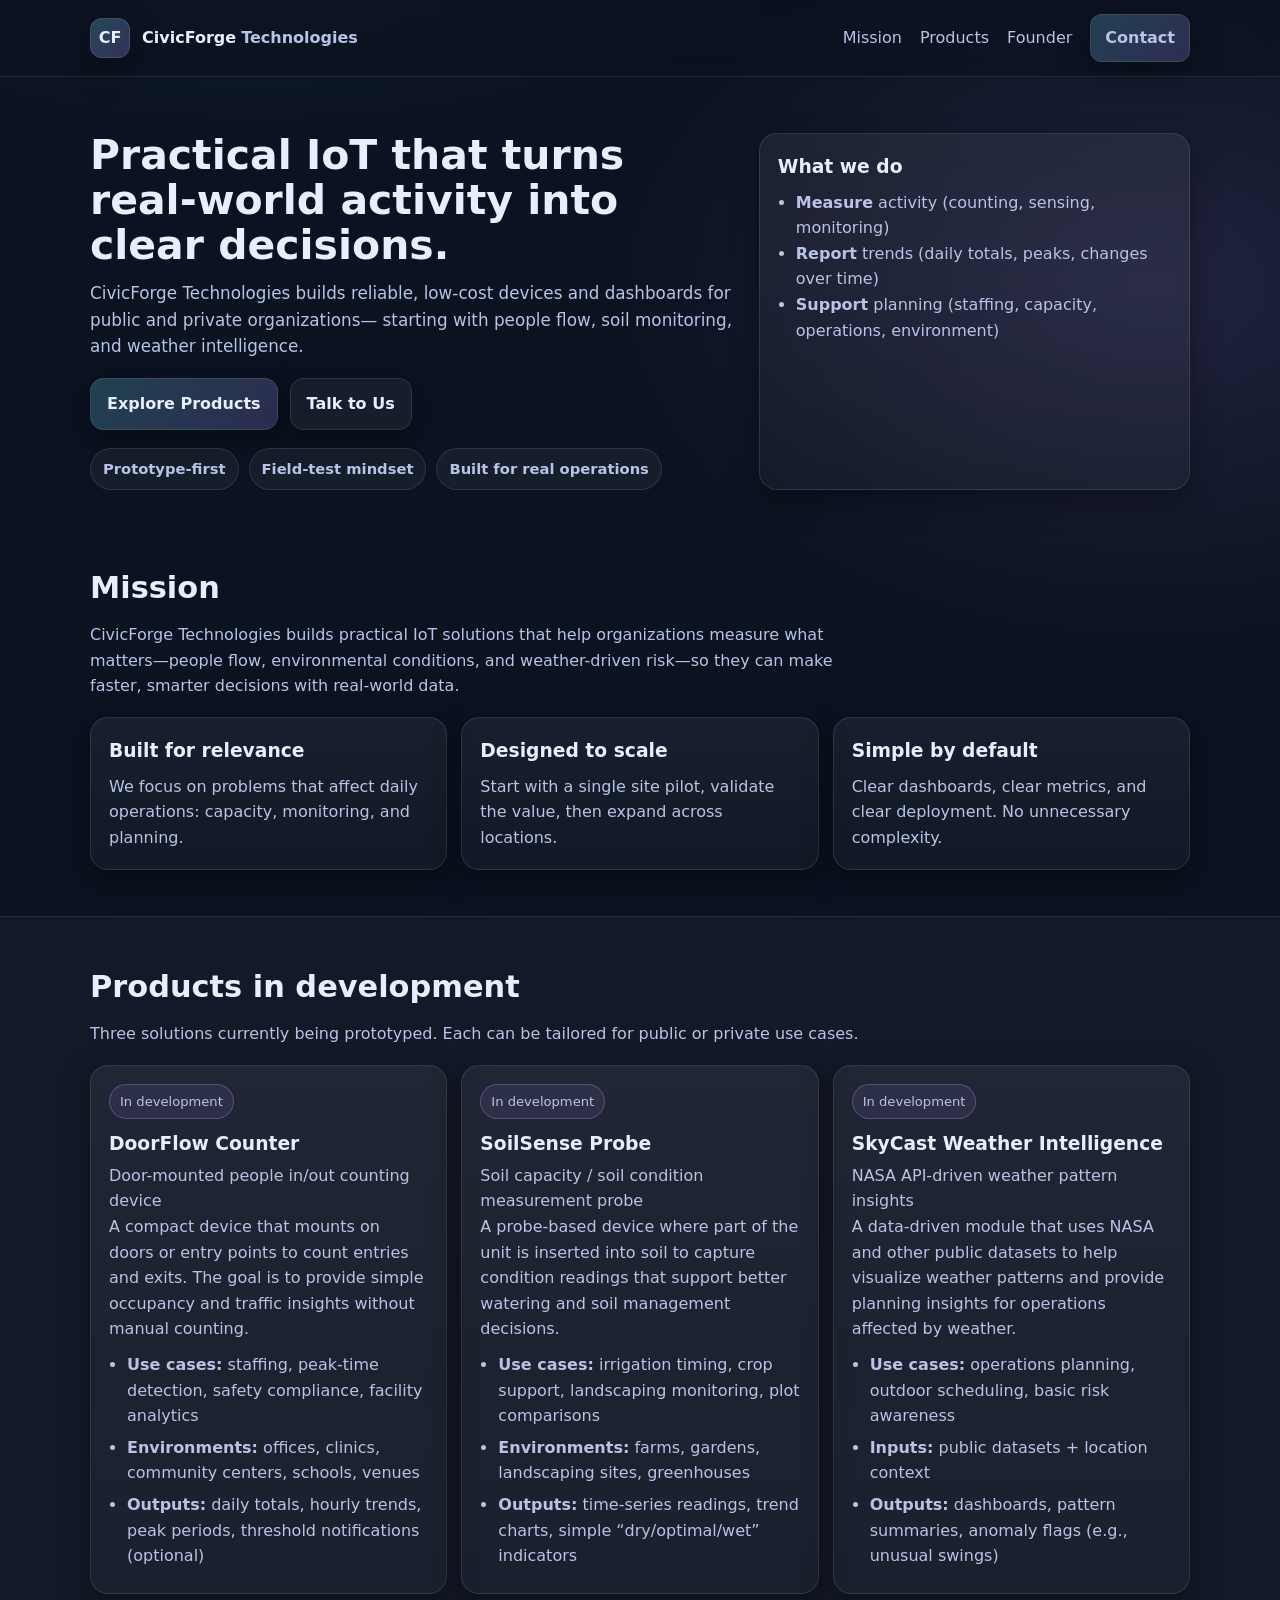
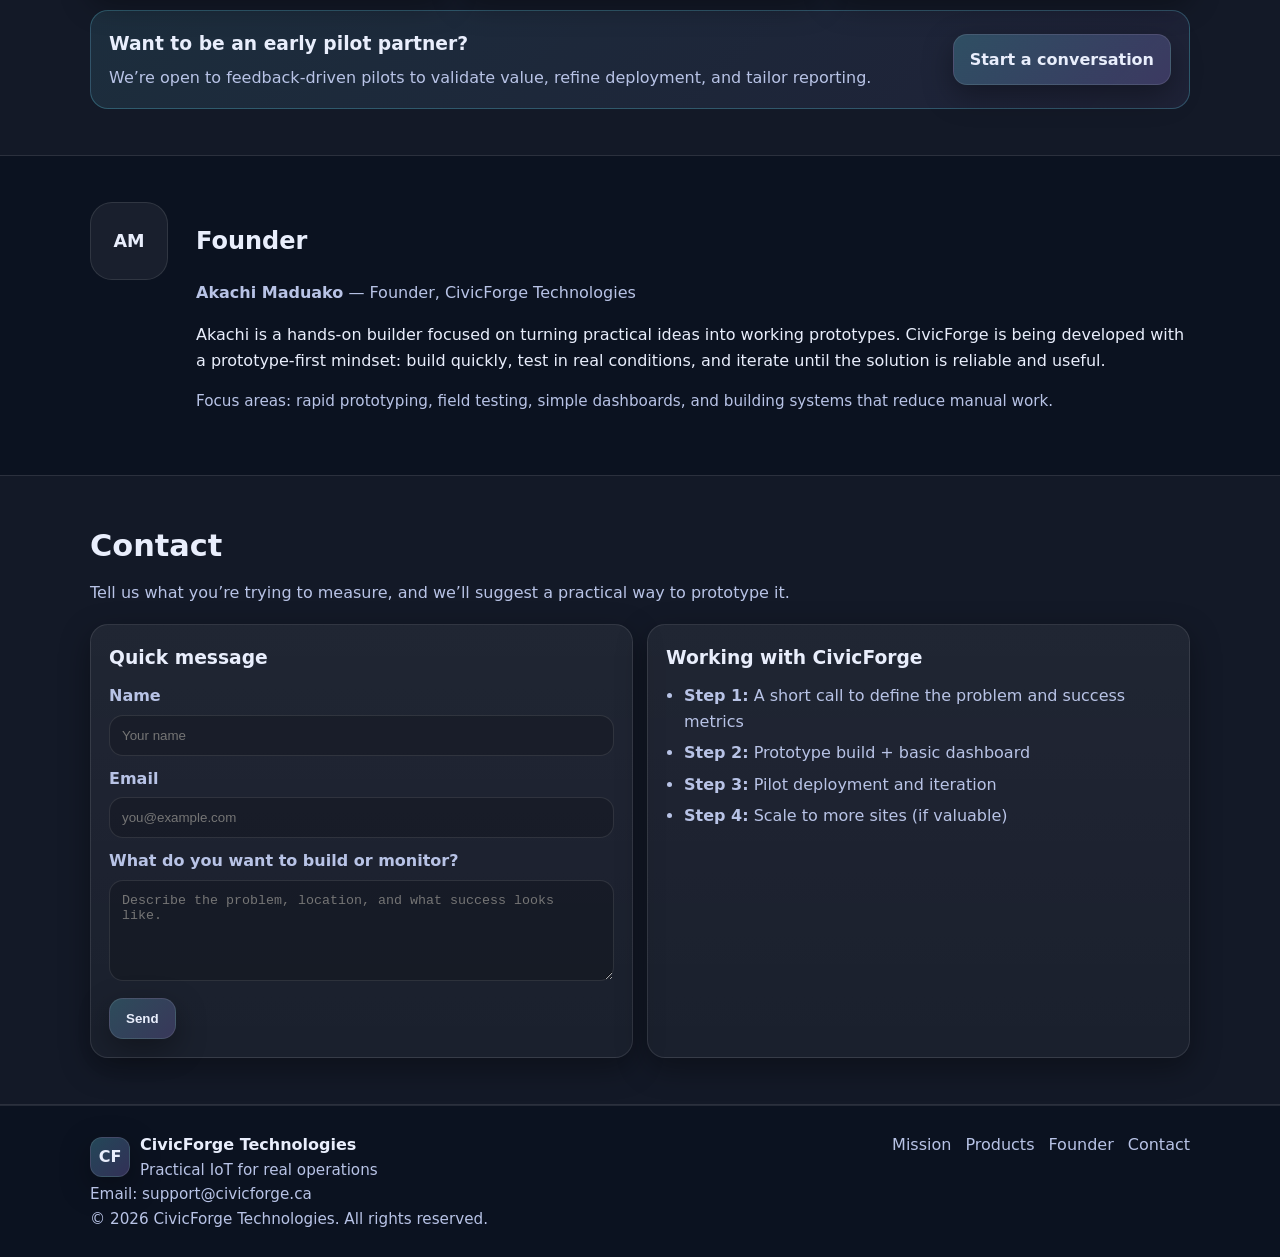
<file: index.html>
<!DOCTYPE html>
<html lang="en">
<head>
  <meta charset="UTF-8" />
  <meta name="viewport" content="width=device-width, initial-scale=1.0"/>
  <title>CivicForge Technologies | Practical IoT Solutions</title>
  <meta name="description" content="CivicForge Technologies builds practical IoT systems for people flow, soil monitoring, and weather intelligence." />
  <link rel="stylesheet" href="styles.css" />
  <link rel="icon" type="image/png" href="favicon.png">
  <link rel="apple-touch-icon" href="favicon.png">
</head>
<body>
  <header class="header">
    <div class="container header-inner">
      <a class="brand" href="#top" aria-label="CivicForge Technologies Home">
        <span class="logo">CF</span>
        <span class="brand-text">
          <strong>CivicForge</strong> <span>Technologies</span>
        </span>
      </a>

      <nav class="nav" aria-label="Main navigation">
        <a href="#mission">Mission</a>
        <a href="#products">Products</a>
        <a href="#founder">Founder</a>
        <a href="#contact" class="btn btn-small">Contact</a>
      </nav>

      <button class="menu-btn" id="menuBtn" aria-label="Open menu" aria-expanded="false">☰</button>
    </div>

    <div class="mobile-nav" id="mobileNav" aria-hidden="true">
      <a href="#mission">Mission</a>
      <a href="#products">Products</a>
      <a href="#founder">Founder</a>
      <a href="#contact">Contact</a>
    </div>
  </header>

  <main id="top">
    <!-- HERO -->
    <section class="hero">
      <div class="container hero-grid">
        <div class="hero-copy">
          <h1>Practical IoT that turns real-world activity into clear decisions.</h1>
          <p class="lead">
            CivicForge Technologies builds reliable, low-cost devices and dashboards for public and private organizations—
            starting with people flow, soil monitoring, and weather intelligence.
          </p>
          <div class="hero-actions">
            <a class="btn" href="#products">Explore Products</a>
            <a class="btn btn-outline" href="#contact">Talk to Us</a>
          </div>

          <div class="trust">
            <div class="pill">Prototype-first</div>
            <div class="pill">Field-test mindset</div>
            <div class="pill">Built for real operations</div>
          </div>
        </div>

        <div class="hero-card">
          <h3>What we do</h3>
          <ul>
            <li><strong>Measure</strong> activity (counting, sensing, monitoring)</li>
            <li><strong>Report</strong> trends (daily totals, peaks, changes over time)</li>
            <li><strong>Support</strong> planning (staffing, capacity, operations, environment)</li>
          </ul>
        </div>
      </div>
    </section>

    <!-- MISSION -->
    <section id="mission" class="section">
      <div class="container">
        <div class="section-head">
          <h2>Mission</h2>
          <p>
            CivicForge Technologies builds practical IoT solutions that help organizations measure what matters—people flow,
            environmental conditions, and weather-driven risk—so they can make faster, smarter decisions with real-world data.
          </p>
        </div>

        <div class="cards-3">
          <article class="card">
            <h3>Built for relevance</h3>
            <p>We focus on problems that affect daily operations: capacity, monitoring, and planning.</p>
          </article>
          <article class="card">
            <h3>Designed to scale</h3>
            <p>Start with a single site pilot, validate the value, then expand across locations.</p>
          </article>
          <article class="card">
            <h3>Simple by default</h3>
            <p>Clear dashboards, clear metrics, and clear deployment. No unnecessary complexity.</p>
          </article>
        </div>
      </div>
    </section>

    <!-- PRODUCTS -->
    <section id="products" class="section section-alt">
      <div class="container">
        <div class="section-head">
          <h2>Products in development</h2>
          <p>Three solutions currently being prototyped. Each can be tailored for public or private use cases.</p>
        </div>

        <div class="product-grid">
          <article class="product card">
            <div class="tag">In development</div>
            <h3>DoorFlow Counter</h3>
            <p class="subtitle">Door-mounted people in/out counting device</p>
            <p>
              A compact device that mounts on doors or entry points to count entries and exits. The goal is to provide
              simple occupancy and traffic insights without manual counting.
            </p>
            <ul class="bullets">
              <li><strong>Use cases:</strong> staffing, peak-time detection, safety compliance, facility analytics</li>
              <li><strong>Environments:</strong> offices, clinics, community centers, schools, venues</li>
              <li><strong>Outputs:</strong> daily totals, hourly trends, peak periods, threshold notifications (optional)</li>
            </ul>
          </article>

          <article class="product card">
            <div class="tag">In development</div>
            <h3>SoilSense Probe</h3>
            <p class="subtitle">Soil capacity / soil condition measurement probe</p>
            <p>
              A probe-based device where part of the unit is inserted into soil to capture condition readings that support
              better watering and soil management decisions.
            </p>
            <ul class="bullets">
              <li><strong>Use cases:</strong> irrigation timing, crop support, landscaping monitoring, plot comparisons</li>
              <li><strong>Environments:</strong> farms, gardens, landscaping sites, greenhouses</li>
              <li><strong>Outputs:</strong> time-series readings, trend charts, simple “dry/optimal/wet” indicators</li>
            </ul>
          </article>

          <article class="product card">
            <div class="tag">In development</div>
            <h3>SkyCast Weather Intelligence</h3>
            <p class="subtitle">NASA API-driven weather pattern insights</p>
            <p>
              A data-driven module that uses NASA and other public datasets to help visualize weather patterns and provide
              planning insights for operations affected by weather.
            </p>
            <ul class="bullets">
              <li><strong>Use cases:</strong> operations planning, outdoor scheduling, basic risk awareness</li>
              <li><strong>Inputs:</strong> public datasets + location context</li>
              <li><strong>Outputs:</strong> dashboards, pattern summaries, anomaly flags (e.g., unusual swings)</li>
            </ul>
          </article>
        </div>

        <div class="callout">
          <div>
            <h3>Want to be an early pilot partner?</h3>
            <p>We’re open to feedback-driven pilots to validate value, refine deployment, and tailor reporting.</p>
          </div>
          <a class="btn" href="#contact">Start a conversation</a>
        </div>
      </div>
    </section>

    <!-- FOUNDER -->
    <section id="founder" class="section">
      <div class="container">
        <div class="founder">
          <div class="avatar" aria-hidden="true">AM</div>
          <div>
            <h2>Founder</h2>
            <p class="founder-name"><strong>Akachi Maduako</strong> — Founder, CivicForge Technologies</p>
            <p>
              Akachi is a hands-on builder focused on turning practical ideas into working prototypes. CivicForge is being
              developed with a prototype-first mindset: build quickly, test in real conditions, and iterate until the solution
              is reliable and useful.
            </p>
            <p class="small">
              Focus areas: rapid prototyping, field testing, simple dashboards, and building systems that reduce manual work.
            </p>
          </div>
        </div>
      </div>
    </section>

    <!-- CONTACT -->
    <section id="contact" class="section section-alt">
      <div class="container">
        <div class="section-head">
          <h2>Contact</h2>
          <p>Tell us what you’re trying to measure, and we’ll suggest a practical way to prototype it.</p>
        </div>

        <div class="contact-grid">
          <div class="card">
            <h3>Quick message</h3>
            <form id="contactForm">
              <label>
                Name
                <input type="text" name="name" placeholder="Your name" required />
              </label>
              <label>
                Email
                <input type="email" name="email" placeholder="you@example.com" required />
              </label>
              <label>
                What do you want to build or monitor?
                <textarea name="message" rows="5" placeholder="Describe the problem, location, and what success looks like." required></textarea>
              </label>
              <button class="btn" type="submit">Send</button>
            </form>
          </div>

          <div class="card">
            <h3>Working with CivicForge</h3>
            <ul class="bullets">
              <li><strong>Step 1:</strong> A short call to define the problem and success metrics</li>
              <li><strong>Step 2:</strong> Prototype build + basic dashboard</li>
              <li><strong>Step 3:</strong> Pilot deployment and iteration</li>
              <li><strong>Step 4:</strong> Scale to more sites (if valuable)</li>
            </ul>
          </div>
        </div>
      </div>
    </section>
  </main>

  <footer class="footer">
    <div class="container footer-inner">
      <div>
        <div class="brand footer-brand">
          <span class="logo">CF</span>
          <div>
            <strong>CivicForge Technologies</strong>
            <div class="small">Practical IoT for real operations</div>
          </div>
        </div>
        <div class="small">
            Email: <a href="mailto:support@civicforge.ca">support@civicforge.ca</a>
        </div>
        <div class="small">© <span id="year"></span> CivicForge Technologies. All rights reserved.</div>
      </div>

      <div class="footer-links">
        <a href="#mission">Mission</a>
        <a href="#products">Products</a>
        <a href="#founder">Founder</a>
        <a href="#contact">Contact</a>
      </div>
    </div>
  </footer>

  <script src="script.js"></script>
</body>
</html>
</file>
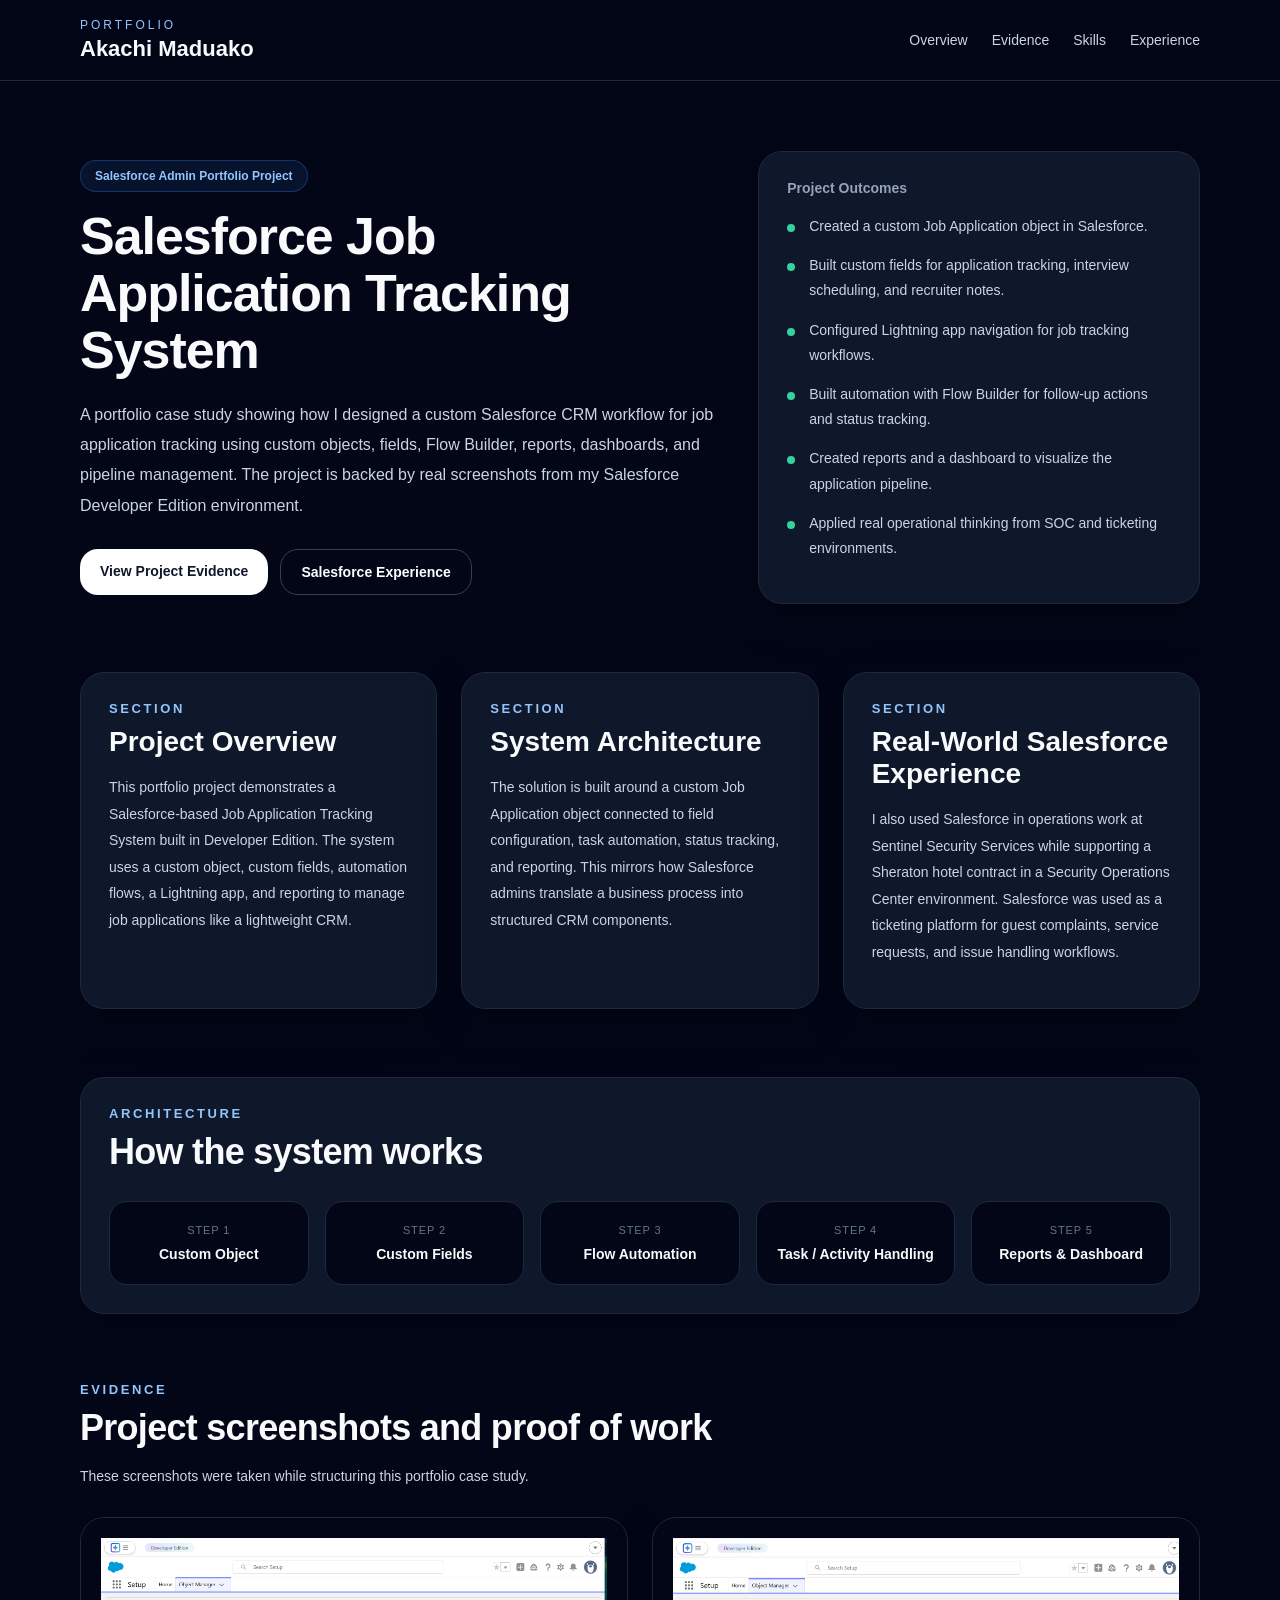
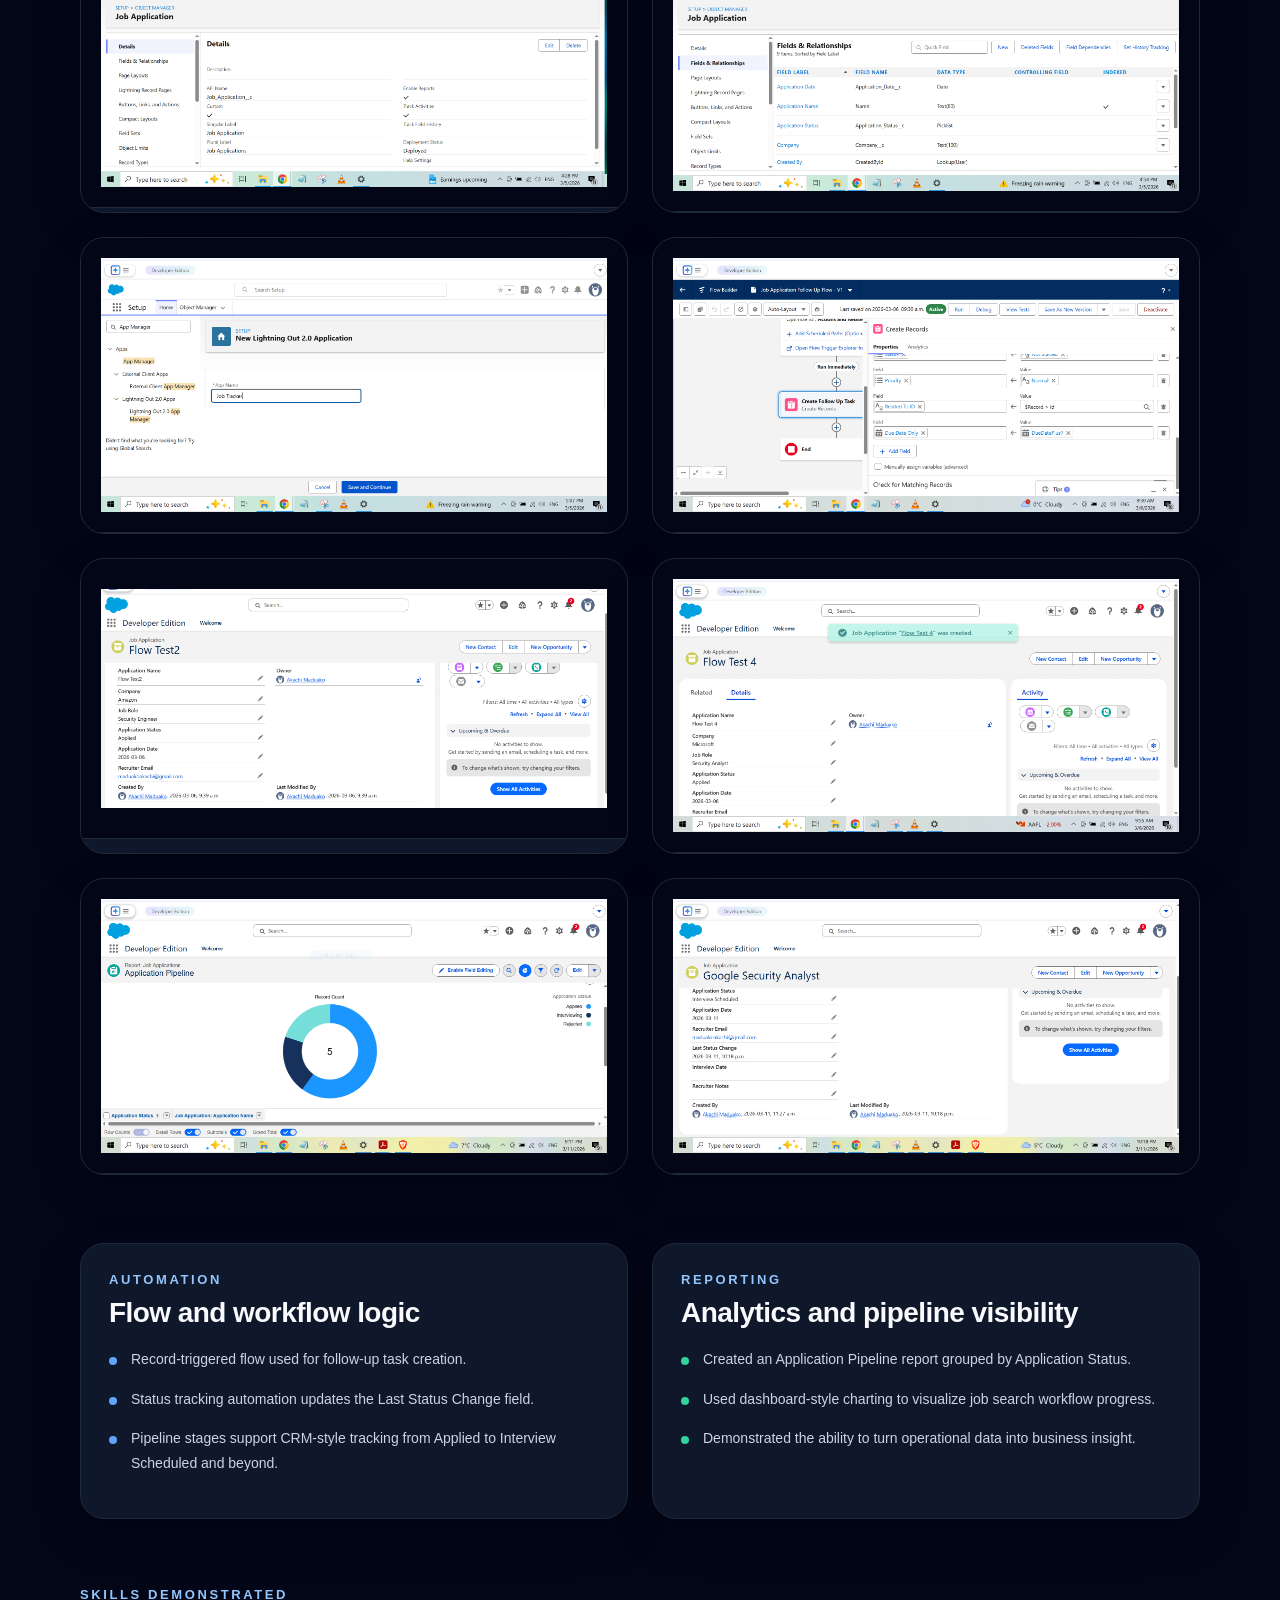
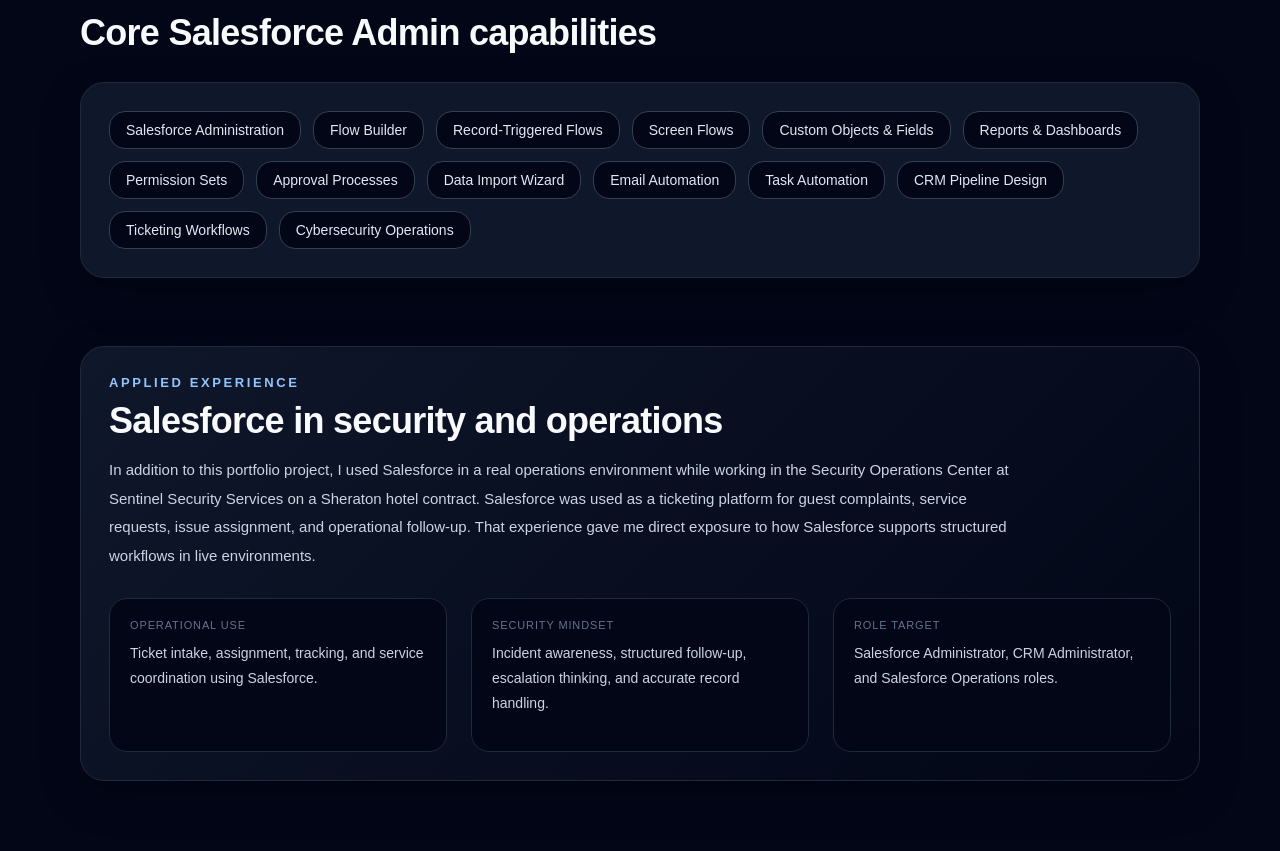
<file: portfolio/index.html>
<!DOCTYPE html>
<html lang="en">
<head>
  <meta charset="UTF-8" />
  <meta name="viewport" content="width=device-width, initial-scale=1.0" />
  <title>Akachi Maduako | Salesforce Admin Portfolio</title>
  <link rel="stylesheet" href="style.css" />
</head>
<body>
  <div class="page">
    <header class="site-header">
      <div class="container header-inner">
        <div>
          <p class="eyebrow">Portfolio</p>
          <h1 class="site-title">Akachi Maduako</h1>
        </div>
        <nav class="main-nav">
          <a href="#overview">Overview</a>
          <a href="#screenshots">Evidence</a>
          <a href="#skills">Skills</a>
          <a href="#experience">Experience</a>
        </nav>
      </div>
    </header>

    <main>
      <section class="hero container">
        <div class="hero-grid">
          <div>
            <p class="badge">Salesforce Admin Portfolio Project</p>
            <h2 class="hero-title">Salesforce Job Application Tracking System</h2>
            <p class="hero-text">
              A portfolio case study showing how I designed a custom Salesforce CRM workflow for
              job application tracking using custom objects, fields, Flow Builder, reports,
              dashboards, and pipeline management. The project is backed by real screenshots from my
              Salesforce Developer Edition environment.
            </p>
            <div class="hero-buttons">
              <a href="#screenshots" class="btn btn-primary">View Project Evidence</a>
              <a href="#experience" class="btn btn-secondary">Salesforce Experience</a>
            </div>
          </div>

          <div class="card outcomes-card">
            <p class="section-label muted">Project Outcomes</p>
            <ul id="outcomes-list" class="custom-list"></ul>
          </div>
        </div>
      </section>

      <section id="overview" class="container section">
        <div id="sections-grid" class="grid-3"></div>
      </section>

      <section class="container section">
        <div class="card">
          <p class="section-label">Architecture</p>
          <h3 class="section-title">How the system works</h3>
          <div id="architecture-steps" class="steps-grid"></div>
        </div>
      </section>

      <section id="screenshots" class="container section">
        <div class="section-header">
          <p class="section-label">Evidence</p>
          <h3 class="section-title">Project screenshots and proof of work</h3>
          <p class="section-text">
            These screenshots were taken while structuring this portfolio
            case study.
          </p>
        </div>
        <div id="screenshots-grid" class="grid-2"></div>
      </section>

      <section class="container section">
        <div class="grid-2">
          <article class="card">
            <p class="section-label">Automation</p>
            <h3 class="section-subtitle">Flow and workflow logic</h3>
            <ul class="custom-list blue-dots">
              <li>Record-triggered flow used for follow-up task creation.</li>
              <li>Status tracking automation updates the Last Status Change field.</li>
              <li>Pipeline stages support CRM-style tracking from Applied to Interview Scheduled and beyond.</li>
            </ul>
          </article>

          <article class="card">
            <p class="section-label">Reporting</p>
            <h3 class="section-subtitle">Analytics and pipeline visibility</h3>
            <ul class="custom-list green-dots">
              <li>Created an Application Pipeline report grouped by Application Status.</li>
              <li>Used dashboard-style charting to visualize job search workflow progress.</li>
              <li>Demonstrated the ability to turn operational data into business insight.</li>
            </ul>
          </article>
        </div>
      </section>

      <section id="skills" class="container section">
        <div class="section-header">
          <p class="section-label">Skills Demonstrated</p>
          <h3 class="section-title">Core Salesforce Admin capabilities</h3>
        </div>
        <div class="card">
          <div id="skills-list" class="skills-wrap"></div>
        </div>
      </section>

      <section id="experience" class="container section bottom-section">
        <div class="card gradient-card">
          <p class="section-label">Applied Experience</p>
          <h3 class="section-title">Salesforce in security and operations</h3>
          <p class="section-text wide">
            In addition to this portfolio project, I used Salesforce in a real operations
            environment while working in the Security Operations Center at Sentinel Security
            Services on a Sheraton hotel contract. Salesforce was used as a ticketing platform
            for guest complaints, service requests, issue assignment, and operational follow-up.
            That experience gave me direct exposure to how Salesforce supports structured workflows
            in live environments.
          </p>

          <div class="grid-3 mini-cards">
            <div class="mini-card">
              <p class="mini-label">Operational Use</p>
              <p>Ticket intake, assignment, tracking, and service coordination using Salesforce.</p>
            </div>
            <div class="mini-card">
              <p class="mini-label">Security Mindset</p>
              <p>Incident awareness, structured follow-up, escalation thinking, and accurate record handling.</p>
            </div>
            <div class="mini-card">
              <p class="mini-label">Role Target</p>
              <p>Salesforce Administrator, CRM Administrator, and Salesforce Operations roles.</p>
            </div>
          </div>
        </div>
      </section>
    </main>
  </div>

  <script src="script.js"></script>
</body>
</html>
</file>
<file: styles.css>
:root{
  --bg:#0b1220;
  --panel:#111a2e;
  --panel2:#0f1730;
  --text:#e9eefc;
  --muted:#b8c3e6;
  --line: rgba(255,255,255,.10);
  --accent:#6ee7ff;
  --accent2:#a78bfa;
  --shadow: 0 10px 30px rgba(0,0,0,.35);
}

*{box-sizing:border-box}
html,body{margin:0;padding:0}
body{
  font-family: ui-sans-serif, system-ui, -apple-system, Segoe UI, Roboto, Arial, sans-serif;
  background: radial-gradient(1200px 700px at 20% -10%, rgba(110,231,255,.15), transparent 60%),
              radial-gradient(900px 600px at 90% 10%, rgba(167,139,250,.14), transparent 60%),
              var(--bg);
  color:var(--text);
  line-height:1.6;
}

a{color:inherit;text-decoration:none}
.container{width:min(1100px, 92%); margin:0 auto}

.header{
  position:sticky; top:0; z-index:50;
  background: rgba(11,18,32,.65);
  backdrop-filter: blur(10px);
  border-bottom: 1px solid var(--line);
}
.header-inner{
  display:flex; align-items:center; justify-content:space-between;
  padding:14px 0;
}
.brand{display:flex;align-items:center;gap:12px}
.logo{
  width:40px;height:40px;border-radius:12px;
  display:grid;place-items:center;
  background: linear-gradient(135deg, rgba(110,231,255,.25), rgba(167,139,250,.25));
  border:1px solid var(--line);
  box-shadow: var(--shadow);
  font-weight:800;
}
.brand-text span{color:var(--muted); font-weight:600}

.nav{display:flex; gap:18px; align-items:center}
.nav a{color:var(--muted)}
.nav a:hover{color:var(--text)}

.menu-btn{
  display:none;
  border:1px solid var(--line);
  background: rgba(255,255,255,.06);
  color:var(--text);
  padding:8px 10px;
  border-radius:10px;
  cursor:pointer;
}
.mobile-nav{
  display:none;
  border-top:1px solid var(--line);
  padding:10px 0;
}
.mobile-nav a{
  display:block;
  padding:10px 4%;
  color:var(--muted);
}
.mobile-nav a:hover{color:var(--text); background: rgba(255,255,255,.04)}

.btn{
  display:inline-block;
  padding:12px 16px;
  border-radius:14px;
  background: linear-gradient(135deg, rgba(110,231,255,.22), rgba(167,139,250,.22));
  border:1px solid var(--line);
  box-shadow: var(--shadow);
  font-weight:700;
}
.btn:hover{transform: translateY(-1px)}
.btn:active{transform: translateY(0px)}
.btn-outline{
  background: rgba(255,255,255,.05);
}
.btn-small{padding:10px 14px; border-radius:12px}

.hero{padding:56px 0 28px}
.hero-grid{display:grid;grid-template-columns: 1.2fr .8fr; gap:22px; align-items:stretch}
.hero h1{font-size: clamp(30px, 3.2vw, 48px); line-height:1.1; margin:0 0 12px}
.lead{color:var(--muted); font-size: 1.05rem; margin:0 0 18px}
.hero-actions{display:flex;gap:12px;flex-wrap:wrap; margin:18px 0}
.trust{display:flex;gap:10px;flex-wrap:wrap;margin-top:10px}
.pill{
  padding:8px 12px;
  border-radius:999px;
  border:1px solid var(--line);
  background: rgba(255,255,255,.05);
  color:var(--muted);
  font-weight:600;
  font-size:.92rem;
}

.hero-card{
  background: linear-gradient(180deg, rgba(255,255,255,.06), rgba(255,255,255,.03));
  border:1px solid var(--line);
  border-radius:18px;
  padding:18px;
  box-shadow: var(--shadow);
}
.hero-card h3{margin:0 0 8px}
.hero-card ul{margin:0; padding-left:18px; color:var(--muted)}
.mini-note{
  margin-top:14px;
  padding:12px;
  border-radius:14px;
  border:1px dashed rgba(110,231,255,.35);
  background: rgba(110,231,255,.08);
  color:var(--muted);
}

.section{padding:46px 0}
.section-alt{background: rgba(255,255,255,.03); border-top:1px solid var(--line); border-bottom:1px solid var(--line)}
.section-head h2{margin:0 0 10px; font-size: 1.9rem}
.section-head p{margin:0; color:var(--muted); max-width: 78ch}

.cards-3{
  display:grid;
  grid-template-columns: repeat(3, 1fr);
  gap:14px;
  margin-top:18px;
}
.card{
  background: linear-gradient(180deg, rgba(255,255,255,.06), rgba(255,255,255,.03));
  border:1px solid var(--line);
  border-radius:18px;
  padding:18px;
  box-shadow: var(--shadow);
}
.card h3{margin:0 0 8px}
.card p{margin:0; color:var(--muted)}

.product-grid{
  display:grid;
  grid-template-columns: repeat(3, 1fr);
  gap:14px;
  margin-top:18px;
}
.product .subtitle{color:var(--muted); margin-top:-4px}
.tag{
  display:inline-block;
  font-size:.82rem;
  padding:6px 10px;
  border-radius:999px;
  border:1px solid rgba(167,139,250,.35);
  background: rgba(167,139,250,.10);
  color: var(--muted);
  margin-bottom:10px;
}
.bullets{margin:10px 0 0; padding-left:18px; color:var(--muted)}
.bullets li{margin:6px 0}

.callout{
  margin-top:16px;
  border-radius:18px;
  border:1px solid rgba(110,231,255,.25);
  background: linear-gradient(135deg, rgba(110,231,255,.10), rgba(167,139,250,.08));
  padding:18px;
  display:flex; align-items:center; justify-content:space-between;
  gap:14px;
}
.callout h3{margin:0 0 6px}
.callout p{margin:0; color:var(--muted)}

.founder{
  display:grid;
  grid-template-columns: 90px 1fr;
  gap:16px;
  align-items:start;
}
.avatar{
  width:78px;height:78px;border-radius:22px;
  display:grid;place-items:center;
  background: rgba(255,255,255,.06);
  border:1px solid var(--line);
  font-weight:900;
  font-size:1.1rem;
}
.founder-name{margin:8px 0; color:var(--muted)}
.small{color:var(--muted); font-size:.95rem}

.contact-grid{
  display:grid;
  grid-template-columns: 1fr 1fr;
  gap:14px;
  margin-top:18px;
}
form label{display:block; margin:10px 0; color:var(--muted); font-weight:600}
input, textarea{
  width:100%;
  margin-top:6px;
  padding:12px 12px;
  border-radius:14px;
  border:1px solid var(--line);
  background: rgba(0,0,0,.18);
  color:var(--text);
  outline:none;
}
input:focus, textarea:focus{border-color: rgba(110,231,255,.45)}
.note{margin-top:10px}

.footer{
  padding:26px 0;
  border-top:1px solid var(--line);
}
.footer-inner{
  display:flex;
  justify-content:space-between;
  gap:16px;
  align-items:flex-start;
}
.footer-links{display:flex;gap:14px; flex-wrap:wrap; color:var(--muted)}
.footer-links a:hover{color:var(--text)}
.footer-brand{gap:10px}

@media (max-width: 920px){
  .hero-grid{grid-template-columns: 1fr}
  .cards-3{grid-template-columns:1fr}
  .product-grid{grid-template-columns:1fr}
  .contact-grid{grid-template-columns:1fr}
  .nav{display:none}
  .menu-btn{display:inline-block}
  .mobile-nav.show{display:block}
}

.btn{
  color: var(--text);
}

button.btn{
  color: var(--text);
  appearance: none;
  -webkit-appearance: none;
  border: 1px solid var(--line);
  cursor: pointer;
}
</file>
<file: portfolio/style.css>
* {
  box-sizing: border-box;
}

html {
  scroll-behavior: smooth;
}

body {
  margin: 0;
  font-family: Arial, Helvetica, sans-serif;
  background: #020617;
  color: #f8fafc;
}

a {
  text-decoration: none;
  color: inherit;
}

.page {
  min-height: 100vh;
}

.container {
  width: min(1120px, calc(100% - 48px));
  margin: 0 auto;
}

.site-header {
  position: sticky;
  top: 0;
  z-index: 1000;
  background: rgba(2, 6, 23, 0.95);
  backdrop-filter: blur(10px);
  border-bottom: 1px solid #1e293b;
}

.header-inner {
  display: flex;
  justify-content: space-between;
  align-items: center;
  padding: 18px 0;
  gap: 20px;
}

.eyebrow {
  margin: 0 0 4px;
  font-size: 12px;
  text-transform: uppercase;
  letter-spacing: 0.25em;
  color: #93c5fd;
}

.site-title {
  margin: 0;
  font-size: 22px;
  font-weight: 700;
}

.main-nav {
  display: flex;
  gap: 24px;
  font-size: 14px;
  color: #cbd5e1;
}

.main-nav a:hover {
  color: #ffffff;
}

.hero {
  padding: 70px 0 40px;
}

.hero-grid {
  display: grid;
  grid-template-columns: 1.3fr 0.9fr;
  gap: 40px;
  align-items: center;
}

.badge {
  display: inline-block;
  margin: 0 0 16px;
  padding: 8px 14px;
  border-radius: 999px;
  border: 1px solid rgba(59, 130, 246, 0.3);
  background: rgba(59, 130, 246, 0.1);
  color: #93c5fd;
  font-size: 12px;
  font-weight: 600;
}

.hero-title {
  margin: 0;
  font-size: 52px;
  line-height: 1.1;
  font-weight: 800;
  letter-spacing: -0.02em;
}

.hero-text {
  margin-top: 20px;
  max-width: 760px;
  color: #cbd5e1;
  font-size: 16px;
  line-height: 1.9;
}

.hero-buttons {
  margin-top: 28px;
  display: flex;
  gap: 12px;
  flex-wrap: wrap;
}

.btn {
  display: inline-block;
  padding: 14px 20px;
  border-radius: 18px;
  font-size: 14px;
  font-weight: 600;
  transition: 0.2s ease;
}

.btn-primary {
  background: #ffffff;
  color: #0f172a;
}

.btn-primary:hover {
  opacity: 0.9;
}

.btn-secondary {
  border: 1px solid #334155;
  color: #ffffff;
}

.btn-secondary:hover {
  background: #0f172a;
}

.section {
  padding: 28px 0 40px;
}

.bottom-section {
  padding-bottom: 70px;
}

.card {
  background: #0f172a;
  border: 1px solid #1e293b;
  border-radius: 24px;
  padding: 28px;
  box-shadow: 0 15px 40px rgba(0, 0, 0, 0.25);
}

.gradient-card {
  background: linear-gradient(135deg, #0f172a, #020617);
}

.outcomes-card {
  height: 100%;
}

.section-label {
  margin: 0;
  color: #93c5fd;
  font-size: 13px;
  font-weight: 700;
  text-transform: uppercase;
  letter-spacing: 0.2em;
}

.section-label.muted {
  color: #94a3b8;
  letter-spacing: normal;
  text-transform: none;
  font-size: 14px;
}

.section-title {
  margin: 10px 0 0;
  font-size: 36px;
  font-weight: 800;
  letter-spacing: -0.02em;
}

.section-subtitle {
  margin: 10px 0 0;
  font-size: 28px;
  font-weight: 800;
  letter-spacing: -0.02em;
}

.section-text {
  margin-top: 14px;
  color: #cbd5e1;
  font-size: 14px;
  line-height: 1.9;
  max-width: 760px;
}

.section-text.wide {
  max-width: 900px;
  font-size: 15px;
}

.section-header {
  margin-bottom: 28px;
}

.grid-3 {
  display: grid;
  grid-template-columns: repeat(3, 1fr);
  gap: 24px;
}

.grid-2 {
  display: grid;
  grid-template-columns: repeat(2, 1fr);
  gap: 24px;
}

.steps-grid {
  display: grid;
  grid-template-columns: repeat(5, 1fr);
  gap: 16px;
  margin-top: 28px;
}

.step-card {
  background: #020617;
  border: 1px solid #1e293b;
  border-radius: 18px;
  padding: 22px 16px;
  text-align: center;
}

.step-label {
  margin: 0;
  color: #64748b;
  font-size: 11px;
  text-transform: uppercase;
  letter-spacing: 0.08em;
}

.step-title {
  margin: 10px 0 0;
  color: #f8fafc;
  font-size: 14px;
  font-weight: 600;
}

.section-card h3 {
  margin: 10px 0 0;
  font-size: 28px;
}

.section-card p:last-child {
  margin-top: 16px;
  font-size: 14px;
  line-height: 1.9;
  color: #cbd5e1;
}

.screenshot-card {
  overflow: hidden;
  padding: 0;
}

.screenshot-placeholder {
  min-height: 280px;
  display: flex;
  align-items: center;
  justify-content: center;
  border-bottom: 1px solid #1e293b;
  background: #020617;
  text-align: center;
  color: #64748b;
  padding: 20px;
}

.screenshot-placeholder p {
  margin: 0;
}

.screenshot-placeholder .placeholder-title {
  color: #cbd5e1;
  font-weight: 600;
}

.screenshot-placeholder .filename {
  margin-top: 8px;
  font-family: Consolas, monospace;
  font-size: 12px;
  color: #93c5fd;
}

.screenshot-content {
  padding: 24px;
}

.screenshot-content h4 {
  margin: 0;
  font-size: 24px;
}

.screenshot-content p {
  margin-top: 12px;
  color: #cbd5e1;
  font-size: 14px;
  line-height: 1.9;
}

.custom-list {
  list-style: none;
  padding: 0;
  margin: 18px 0 0;
}

.custom-list li {
  position: relative;
  padding-left: 22px;
  margin-bottom: 14px;
  color: #cbd5e1;
  font-size: 14px;
  line-height: 1.8;
}

.custom-list li::before {
  content: "";
  position: absolute;
  left: 0;
  top: 10px;
  width: 8px;
  height: 8px;
  border-radius: 50%;
  background: #34d399;
}

.blue-dots li::before {
  background: #60a5fa;
}

.green-dots li::before {
  background: #34d399;
}

.skills-wrap {
  display: flex;
  flex-wrap: wrap;
  gap: 12px;
}

.skill-tag {
  border: 1px solid #334155;
  background: #020617;
  color: #e2e8f0;
  border-radius: 16px;
  padding: 10px 16px;
  font-size: 14px;
}

.mini-cards {
  margin-top: 28px;
}

.mini-card {
  background: #020617;
  border: 1px solid #1e293b;
  border-radius: 18px;
  padding: 20px;
}

.mini-label {
  margin: 0;
  color: #64748b;
  font-size: 11px;
  text-transform: uppercase;
  letter-spacing: 0.08em;
}

.mini-card p:last-child {
  margin-top: 10px;
  color: #cbd5e1;
  font-size: 14px;
  line-height: 1.8;
}

@media (max-width: 980px) {
  .hero-grid,
  .grid-2,
  .grid-3,
  .steps-grid {
    grid-template-columns: 1fr;
  }

  .hero-title {
    font-size: 38px;
  }
}

@media (max-width: 700px) {
  .header-inner {
    flex-direction: column;
    align-items: flex-start;
  }

  .main-nav {
    flex-wrap: wrap;
    gap: 14px;
  }

  .container {
    width: min(1120px, calc(100% - 32px));
  }

  .hero {
    padding-top: 40px;
  }

  .hero-title {
    font-size: 32px;
  }

  .section-title {
    font-size: 28px;
  }

  .section-subtitle,
  .section-card h3,
  .screenshot-content h4 {
    font-size: 22px;
  }
}
</file>
